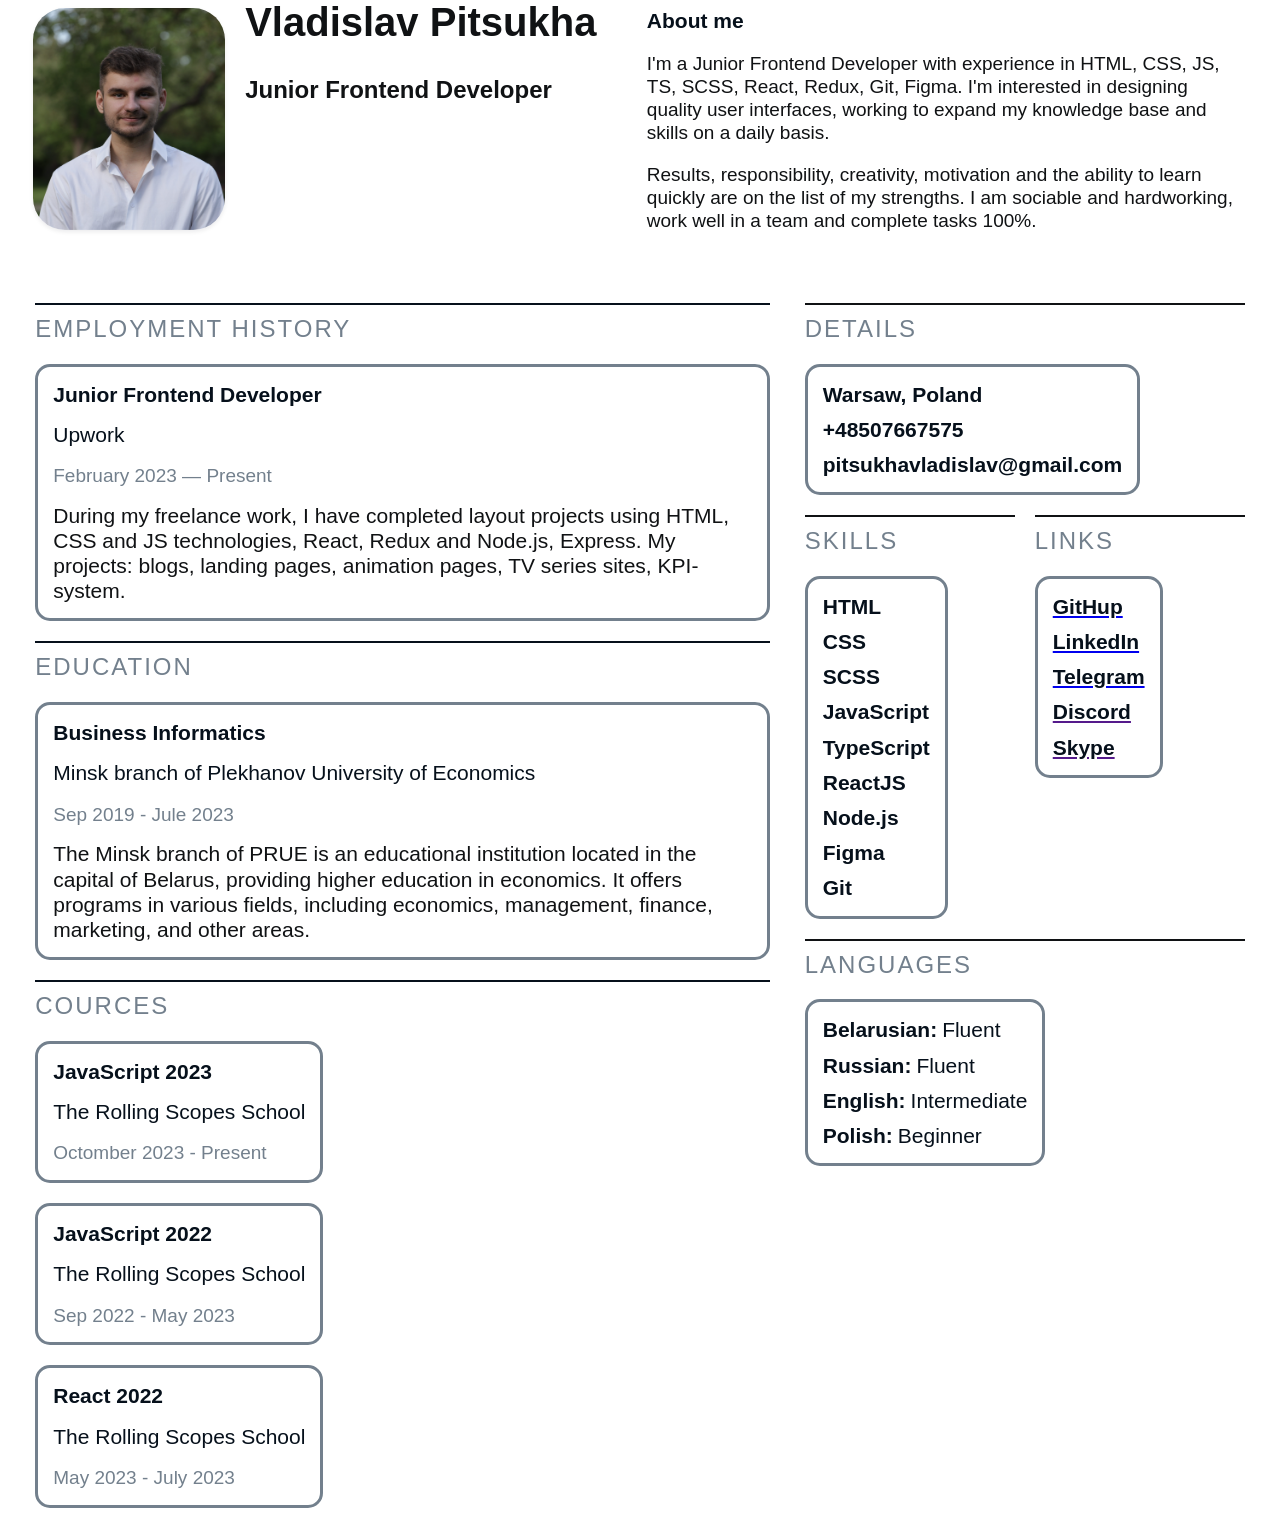
<file: index.html>
<!DOCTYPE html>
<html lang="en">

<head>
    <meta charset="UTF-8">
    <meta name="viewport" content="width=device-width, initial-scale=1.0">
    <meta http-equiv="X-UA-Compatible" content="IE-edge">
    <link rel="stylesheet" href="./style.css">
    <link rel="shortcut icon" href="./icon/2666421.png">
    <title>My CV</title>
</head>

<body>
    <header>
        <article>
            <img src="./img/foto.png" alt="My foto">
            <div class="title">
                <h1>Vladislav Pitsukha</h1>
                <h5>Junior Frontend Developer</h5>
            </div>
        </article>
        <div class="profile">
            <h3>About me</h3>
            <p>I'm a Junior Frontend Developer with experience in HTML, CSS, JS, TS, SCSS, React,
            Redux, Git, Figma. I'm interested in designing quality user interfaces, working to expand
            my knowledge base and skills on a daily basis.</p>
            <p>Results, responsibility, creativity, motivation and the ability to learn quickly are on the
            list of my strengths. I am sociable and hardworking, work well in a team and complete
            tasks 100%.</p>
        </div>
    </header>
    <main>
        <section>
            <div class="card">
                <h2>EMPLOYMENT HISTORY</h2>
                <article>
                    <div class="title">
                        <h3>Junior Frontend Developer</h3>
                        <h5>Upwork</h5>
                    </div>
                    <p><span>February 2023 — Present</span></p>
                    <p>During my freelance work, I have completed layout projects using HTML, CSS and JS
                    technologies, React, Redux and Node.js, Express. My projects: blogs, landing pages,
                    animation pages, TV series sites, KPI-system.</p>
                </article>
            </div>
            <div class="card">
                <h2>Education</h2>
                <article>
                    <div class="title">
                        <h3>Business Informatics</h3>
                        <h5>Minsk branch of Plekhanov University of Economics</h5>
                    </div>
                    <p><span>Sep 2019 - Jule 2023</span></p>
                    <p>The Minsk branch of PRUE is an educational institution located in the capital of Belarus, providing higher education in
                    economics. It offers programs in various fields, including economics, management, finance, marketing, and other areas.</p>
                </article>
            </div>
            <div class="card">
                <h2>Cources</h2>
                <article>
                    <div class="title">
                        <h3>JavaScript 2023</h3>
                        <h5>The Rolling Scopes School</h5>
                    </div>
                    <p><span>Octomber 2023 - Present</span></p>
                </article>
                <article>
                    <div class="title">
                        <h3>JavaScript 2022</h3>
                        <h5>The Rolling Scopes School</h5>
                    </div>
                    <p><span>Sep 2022 - May 2023</span></p>
                </article>
                <article>
                    <div class="title">
                        <h3>React 2022</h3>
                        <h5>The Rolling Scopes School</h5>
                    </div>
                    <p><span>May 2023 - July 2023</span></p>
                </article>
            </div>
        </section>
        <aside>
            <article>
                <h2>Details</h2>
                <div class="group">
                    <p>Warsaw, Poland</p>
                    <p>+48507667575</p>
                    <p>pitsukhavladislav@gmail.com</p>
                </div>
            </article>
            <article>
                <h2>Skills</h2>
                <div class="group">
                    <p>HTML</p>
                    <p>CSS</p>
                    <p>SCSS</p>
                    <p>JavaScript</p>
                    <p>TypeScript</p>
                    <p>ReactJS</p>
                    <p>Node.js</p>
                    <p>Figma</p>
                    <p>Git</p>
                </div>
            </article>
            <article>
                <h2>Links</h2>
                <div class="group">
                    <a href="https://github.com/PitsuhaVladislaw">
                        <p>GitHup</p>
                    </a><a href="https://www.linkedin.com/in/vladislav-pitsukha-17050723a/">
                        <p>LinkedIn</p>
                    </a><a href="https://t.me/vladislavptsh">
                        <p>Telegram</p>
                    </a><a href="">
                        <p>Discord</p>
                    </a><a href="">
                        <p>Skype</p>
                    </a>
                </div>
            </article>
            <article>
                <h2>Languages</h2>
                <div class="group">
                    <div>
                        <p>Belarusian:</p>
                        <p><span>Fluent</span></p>
                    </div>
                    <div>
                        <p>Russian:</p>
                        <p><span>Fluent</span></p>
                    </div>
                    <div>
                        <p>English:</p>
                        <p><span>Intermediate</span></p>
                    </div>
                    <div>
                        <p>Polish:</p>
                        <p><span>Beginner</span></p>
                    </div>
                </div>
            </article>
        </aside>
    </main>
</body>

</html>
</file>
<file: style.css>
header {
    display: flex;
    justify-content: space-around;
    align-items: flex-start;
    height: auto;
    width: auto;
}

header article {
    display: flex;
    align-items: flex-start;
    gap: 20px;
    height: auto;
    width: auto;
    margin: 0;
}

header article .title {
    display: flex;
    flex-direction: column;
    justify-content: flex-start;
    align-items: flex-start;
    gap: 40px;
}

header article .title h1 {
    color: #101214;
    font-family: Arial;
    font-size: 40px;
    font-style: normal;
    font-weight: 700;
    line-height: 28px;
    height: auto;
    width: auto;
    margin: 0;
}

header article .title h5 {
    color: #101214;
    font-family: Arial;
    font-size: 24px;
    font-style: normal;
    font-weight: 700;
    line-height: 28px;
    height: auto;
    width: auto;
    margin: 0;
}

header article img {
    width: 192px;
    height: 222px;
    border-radius: 32px;
    box-shadow: 0px 2px 4px 0px rgba(16, 18, 20, 0.08);
}

header .profile {
    display: flex;
    justify-content: stretch;
    flex-direction: column;
    align-items: flex-start;
    gap: 20px;
    max-width: 600px;
}

header .profile h3 {
    color: #06101b;
    font-family: Arial;
    font-size: 21px;
    font-style: normal;
    font-weight: 700;
    line-height: 120%;
    height: auto;
    width: auto;
    margin: 0;
}

header .profile p {
    color: #101214;
    font-family: Arial;
    font-size: 19px;
    font-style: normal;
    font-weight: 400;
    line-height: 120%;
    margin: 0;
}

main {
    margin-top: 50px;
    display: flex;
    justify-content: space-around;
    align-items: flex-start;
    padding: 20px;
    gap: 20px;
}

main section {
    display: flex;
    flex-direction: column;
    gap: 20px;
    max-width: 735px;
}

main section .card {
    display: flex;
    justify-content: flex-start;
    flex-direction: column;
    align-items: flex-start;
    gap: 20px;
    flex-wrap: wrap;
    border-top: 2px solid #06101b;
}

main section .card h2 {
    color: #73808D;
    font-family: Arial;
    font-size: 24px;
    font-style: normal;
    font-weight: 400;
    line-height: 120%;
    letter-spacing: 2px;
    text-transform: uppercase;
    height: auto;
    width: auto;
    margin: 0;
    margin-top: 10px;
}

main section .card article {
    display: flex;
    flex-direction: column;
    align-items: flex-start;
    gap: 15px;
    border: 3px solid #73808D;
    border-radius: 15px;
    padding: 15px;
    flex: 1 0 50%;
    box-sizing: border-box;
}

main section .card article .title {
    display: flex;
    flex-direction: column;
    align-items: flex-start;
    gap: 15px;
}

main section .card article .title h3 {
    color: #06101b;
    font-family: Arial;
    font-size: 21px;
    font-style: normal;
    font-weight: 700;
    line-height: 120%;
    height: auto;
    width: auto;
    margin: 0;
}

main section .card article .title h5 {
    color: #06101b;
    font-family: Arial;
    font-size: 21px;
    font-style: normal;
    font-weight: 400;
    line-height: 120%;
    height: auto;
    width: auto;
    margin: 0;
}

main section .card article p {
    color: #101214;
    font-family: Arial;
    font-size: 21px;
    font-style: normal;
    font-weight: 400;
    line-height: 120%;
    height: auto;
    width: auto;
    margin: 0;
}

main section .card article p span {
    color: #73808D;
    font-family: Arial;
    font-size: 19px;
    font-style: normal;
    font-weight: 400;
    line-height: 120%;
}

main aside {
    display: flex;
    flex-wrap: wrap;
    align-items: flex-start;
    justify-content: flex-start;
    max-width: 440px;
    gap: 20px;
}

main aside article {
    display: flex;
    flex: 1 0 0;
    flex-direction: column;
    justify-content: flex-start;
    align-items: flex-start;
    border-top: 2px solid #101214;
    gap: 20px;
}

main aside article h2 {
    color: #73808D;
    font-family: Arial;
    font-size: 24px;
    font-style: normal;
    font-weight: 400;
    line-height: 120%;
    letter-spacing: 2px;
    text-transform: uppercase;
    height: auto;
    width: auto;
    margin: 0;
    margin-top: 10px;
}

main aside article .group {
    display: flex;
    flex-direction: column;
    justify-content: flex-start;
    align-items: flex-start;
    border: 3px solid #73808D;
    border-radius: 15px;
    padding: 15px;
    gap: 10px;
}

main aside article .group div {
    display: flex;
    justify-content: flex-start;
    gap: 5px;
}

main aside article .group div a {
    text-decoration: underline;
    color: #101214;
}

main aside article .group p {
    color: #06101b;
    font-family: Arial;
    font-size: 21px;
    font-style: normal;
    font-weight: 600;
    line-height: 120%;
    margin: 0;
}   

main aside article .group p span {
    color: #06101b;
    font-family: Arial;
    font-size: 21px;
    font-style: normal;
    font-weight: 400;
    line-height: 120%;
    margin: 0;
}
</file>
